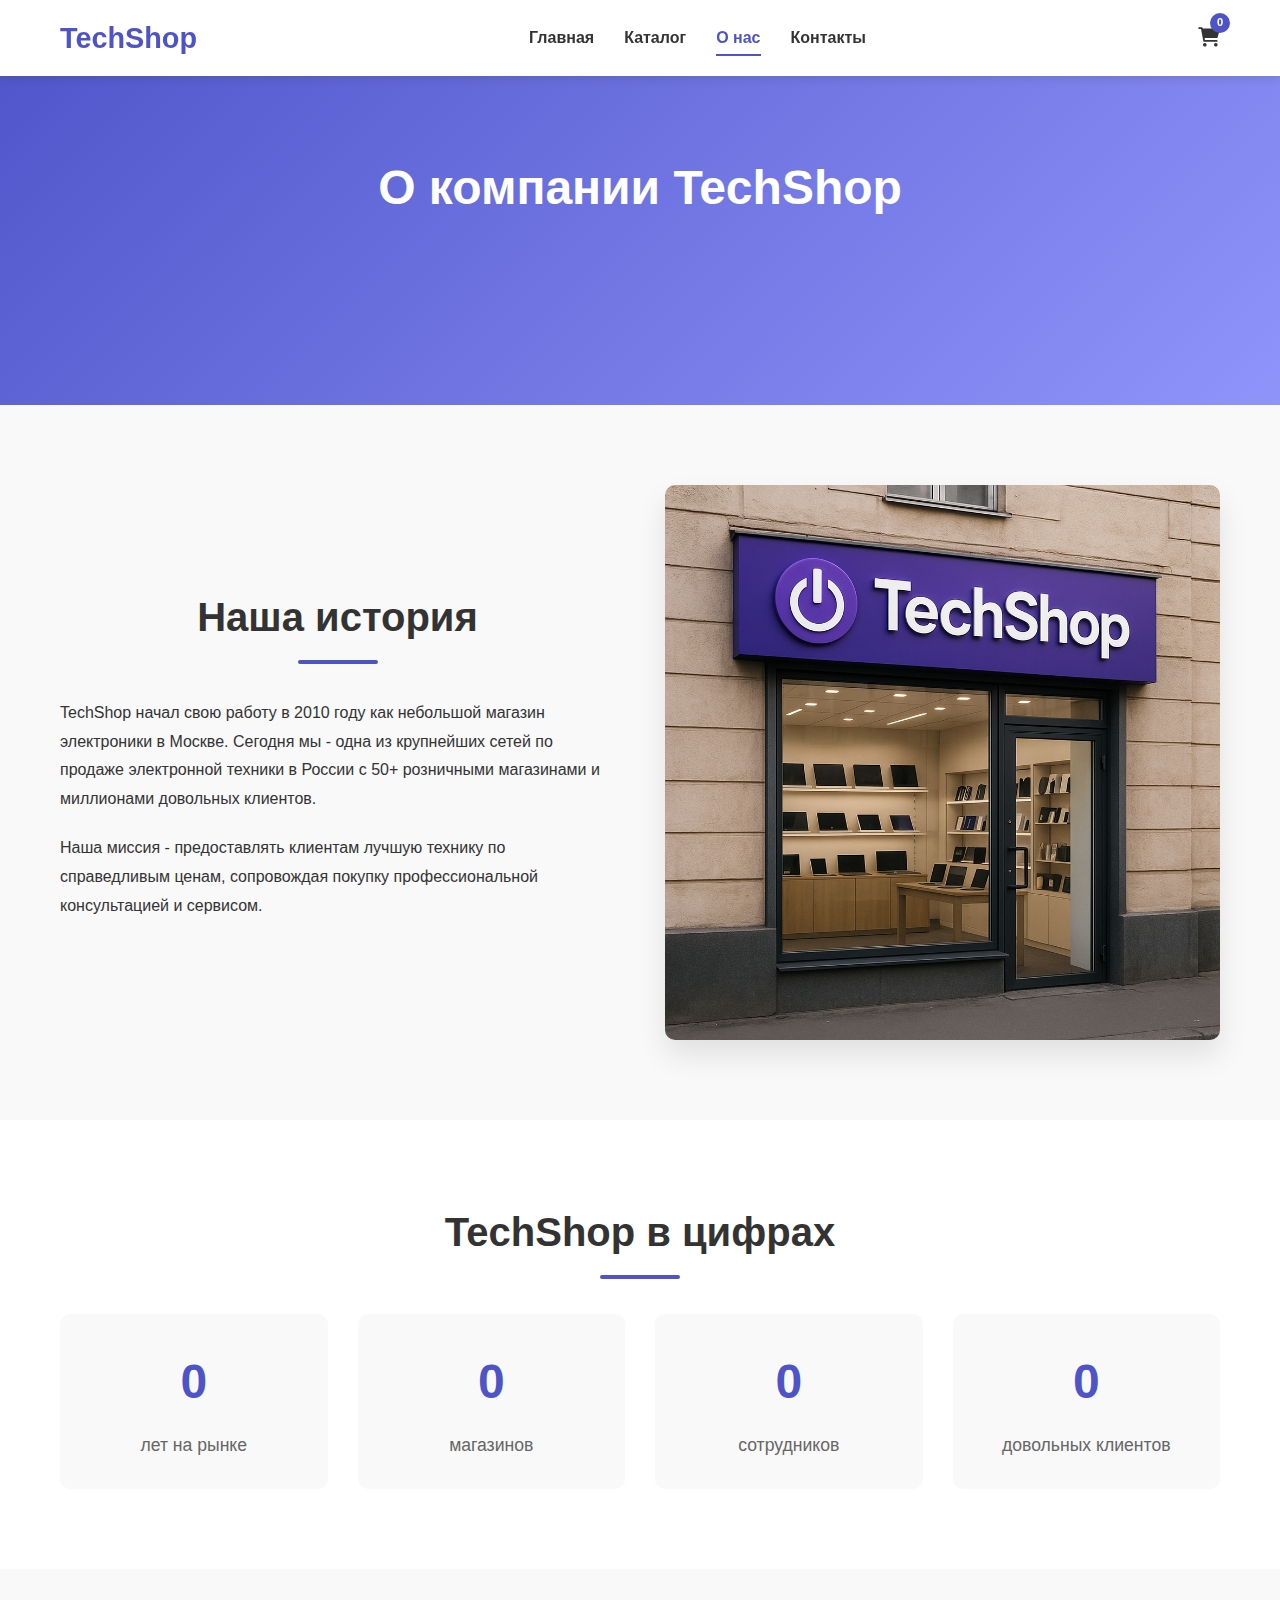
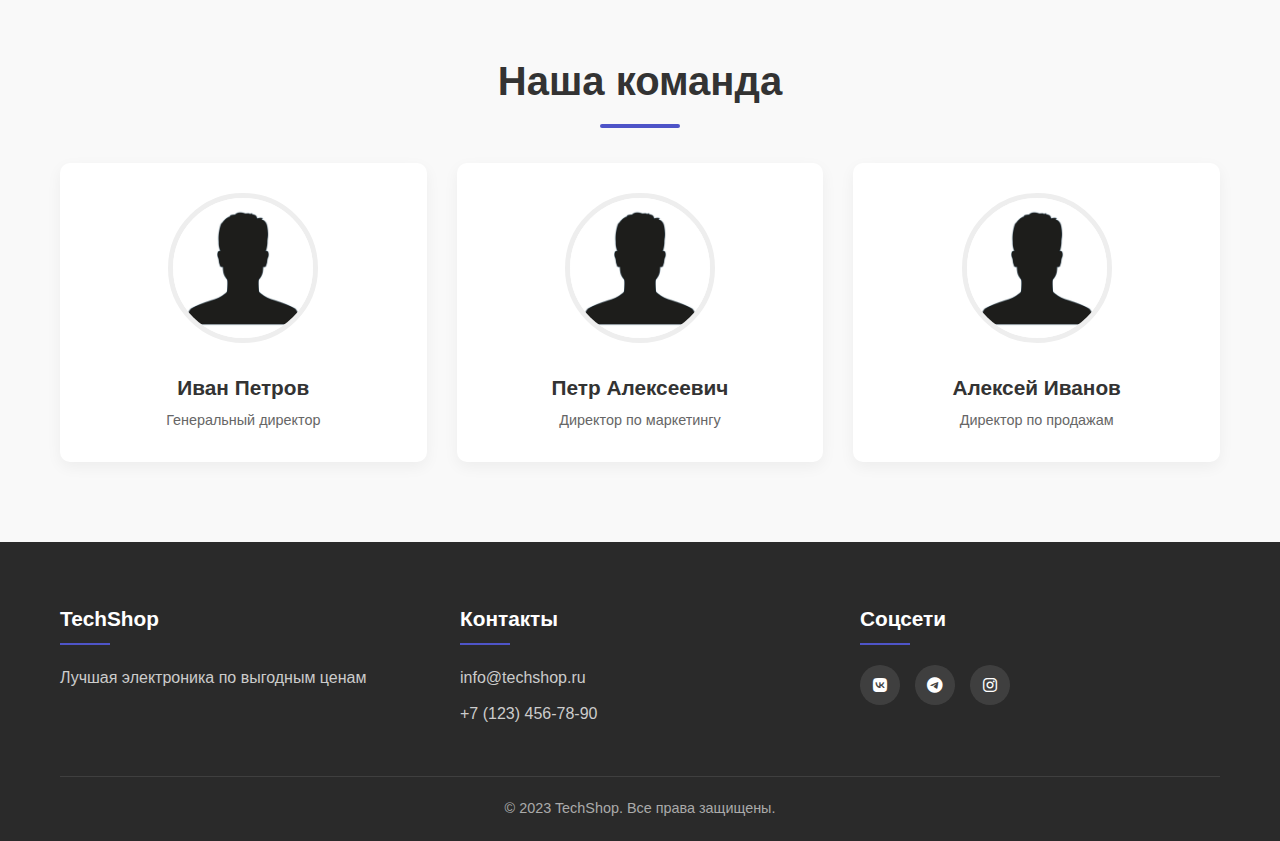
<file: about.html>
<!DOCTYPE html>
<html lang="ru">
<head>
    <meta charset="UTF-8">
    <meta name="viewport" content="width=device-width, initial-scale=1.0">
    <title>О компании | TechShop</title>
    <link rel="stylesheet" href="css/style.css">
    <link rel="stylesheet" href="css/about.css">
    <link rel="stylesheet" href="https://cdnjs.cloudflare.com/ajax/libs/font-awesome/6.0.0-beta3/css/all.min.css">
</head>
<body>
    <header class="header">
        <div class="container">
            <div class="header__inner">
                <div class="logo">TechShop</div>
                <nav class="nav">
                    <a href="index.html" class="nav__link">Главная</a>
                    <a href="catalog.html" class="nav__link">Каталог</a>
                    <a href="about.html" class="nav__link active">О нас</a>
                    <a href="contacts.html" class="nav__link">Контакты</a>
                </nav>
                <div class="header__right">
                    <a href="#" class="cart"><i class="fas fa-shopping-cart"></i> <span class="cart-count">0</span></a>
                    <div class="burger" id="burger">
                        <span></span>
                        <span></span>
                        <span></span>
                    </div>
                </div>
            </div>
        </div>
    </header>

    <section class="about-hero">
        <div class="container">
            <h1 class="about-hero__title">О компании TechShop</h1>
            <p class="about-hero__subtitle">Мы делаем технологии доступными с 2010 года</p>
        </div>
    </section>

    <section class="about-info">
        <div class="container">
            <div class="about-info__grid">
                <div class="about-info__content">
                    <h2 class="section-title">Наша история</h2>
                    <p class="about-info__text">TechShop начал свою работу в 2010 году как небольшой магазин электроники в Москве. Сегодня мы - одна из крупнейших сетей по продаже электронной техники в России с 50+ розничными магазинами и миллионами довольных клиентов.</p>
                    <p class="about-info__text">Наша миссия - предоставлять клиентам лучшую технику по справедливым ценам, сопровождая покупку профессиональной консультацией и сервисом.</p>
                </div>
                <div class="about-info__image">
                    <img src="images/store.png" alt="Наш магазин">
                </div>
            </div>
        </div>
    </section>

    <section class="about-numbers">
        <div class="container">
            <h2 class="section-title">TechShop в цифрах</h2>
            <div class="about-numbers__grid">
                <div class="number-card">
                    <div class="number-card__value" data-count="12">0</div>
                    <div class="number-card__label">лет на рынке</div>
                </div>
                <div class="number-card">
                    <div class="number-card__value" data-count="50">0</div>
                    <div class="number-card__label">магазинов</div>
                </div>
                <div class="number-card">
                    <div class="number-card__value" data-count="250">0</div>
                    <div class="number-card__label">сотрудников</div>
                </div>
                <div class="number-card">
                    <div class="number-card__value" data-count="1000000">0</div>
                    <div class="number-card__label">довольных клиентов</div>
                </div>
            </div>
        </div>
    </section>

    <section class="team">
        <div class="container">
            <h2 class="section-title">Наша команда</h2>
            <div class="team__grid">
                <div class="team-card">
                    <img src="images/man.jpg" alt="Директор" class="team-card__image">
                    <h3 class="team-card__name">Иван Петров</h3>
                    <p class="team-card__position">Генеральный директор</p>
                </div>
                <div class="team-card">
                    <img src="images/man.jpg" alt="Маркетинг" class="team-card__image">
                    <h3 class="team-card__name">Петр Алексеевич</h3>
                    <p class="team-card__position">Директор по маркетингу</p>
                </div>
                <div class="team-card">
                    <img src="images/man.jpg" alt="Продажи" class="team-card__image">
                    <h3 class="team-card__name">Алексей Иванов</h3>
                    <p class="team-card__position">Директор по продажам</p>
                </div>
            </div>
        </div>
    </section>

    <footer class="footer">
        <div class="container">
            <div class="footer__grid">
                <div class="footer__col">
                    <h3 class="footer__title">TechShop</h3>
                    <p class="footer__text">Лучшая электроника по выгодным ценам</p>
                </div>
                <div class="footer__col">
                    <h3 class="footer__title">Контакты</h3>
                    <p class="footer__text">info@techshop.ru</p>
                    <p class="footer__text">+7 (123) 456-78-90</p>
                </div>
                <div class="footer__col">
                    <h3 class="footer__title">Соцсети</h3>
                    <div class="social">
                        <a href="#" class="social__link"><i class="fab fa-vk"></i></a>
                        <a href="#" class="social__link"><i class="fab fa-telegram"></i></a>
                        <a href="#" class="social__link"><i class="fab fa-instagram"></i></a>
                    </div>
                </div>
            </div>
            <div class="footer__bottom">
                <p class="footer__copy">© 2023 TechShop. Все права защищены.</p>
            </div>
        </div>
    </footer>

    <script src="js/about.js"></script>
</body>
</html>
</file>
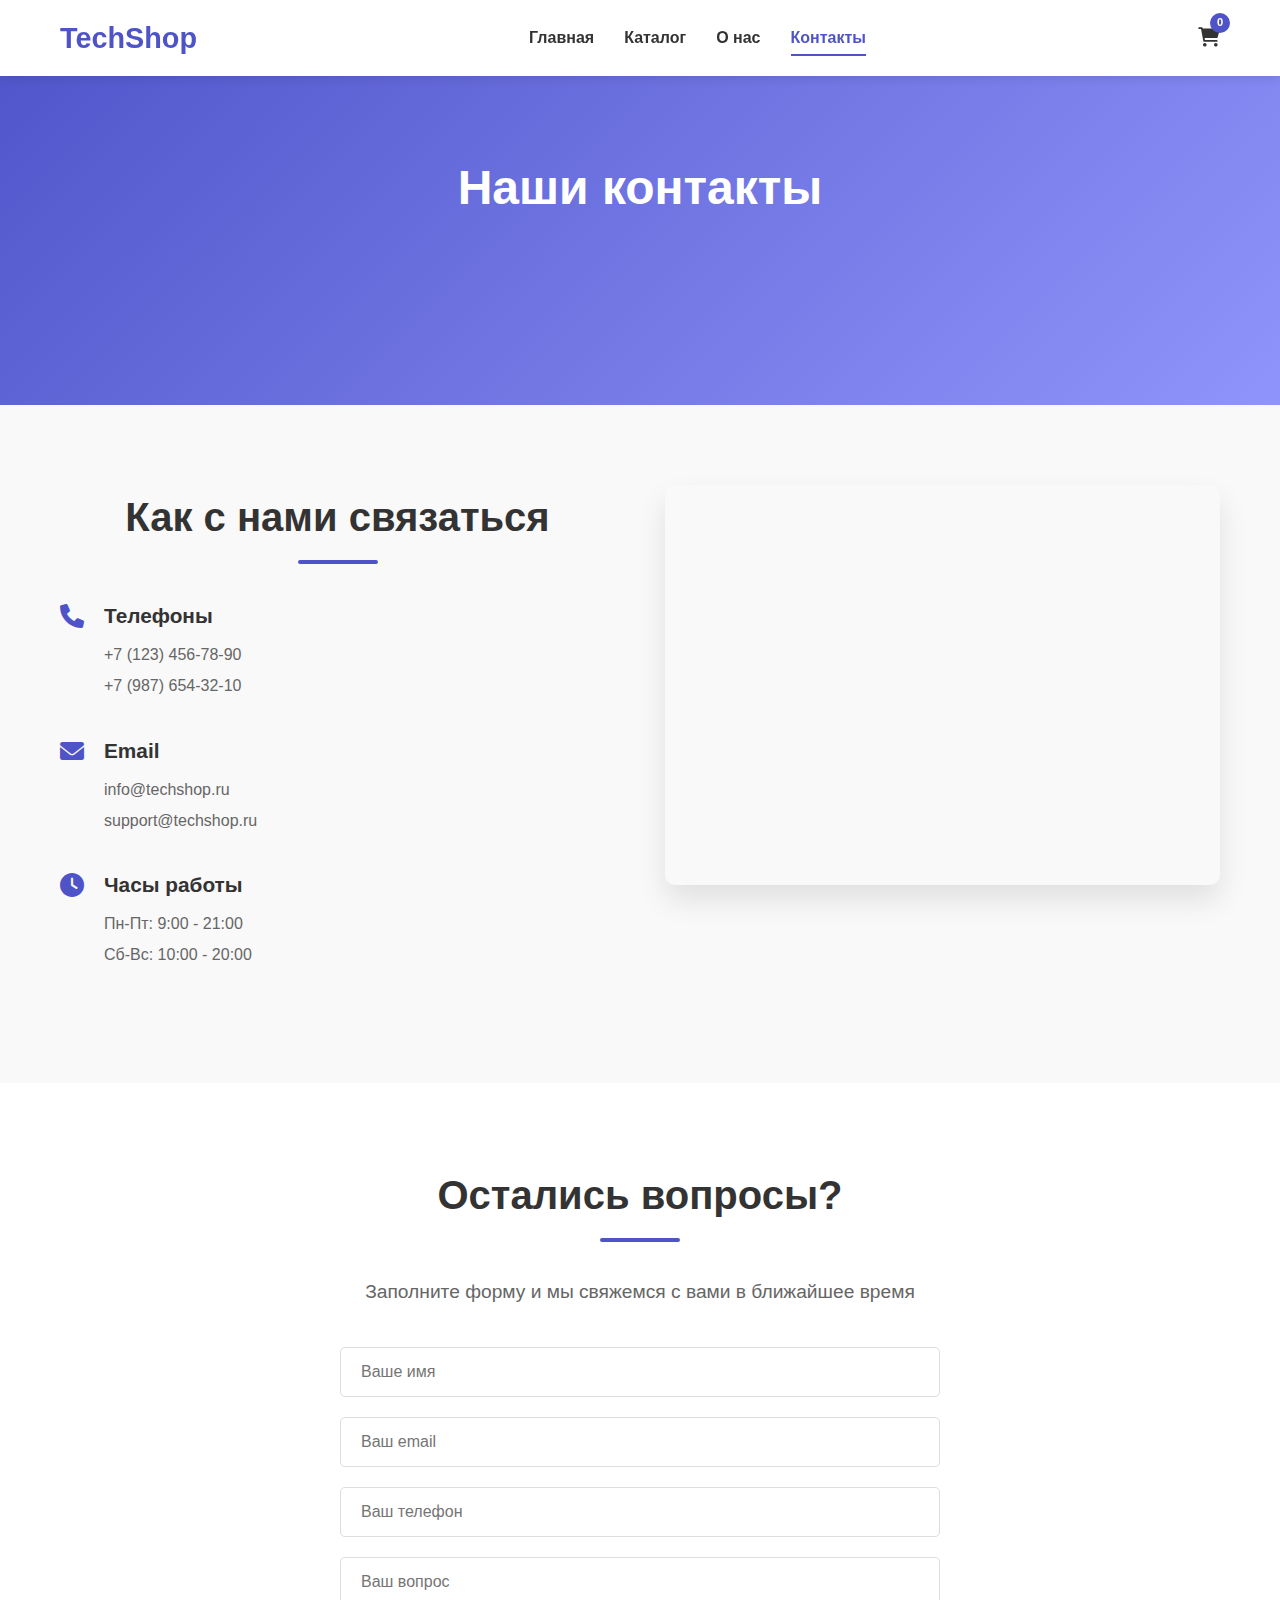
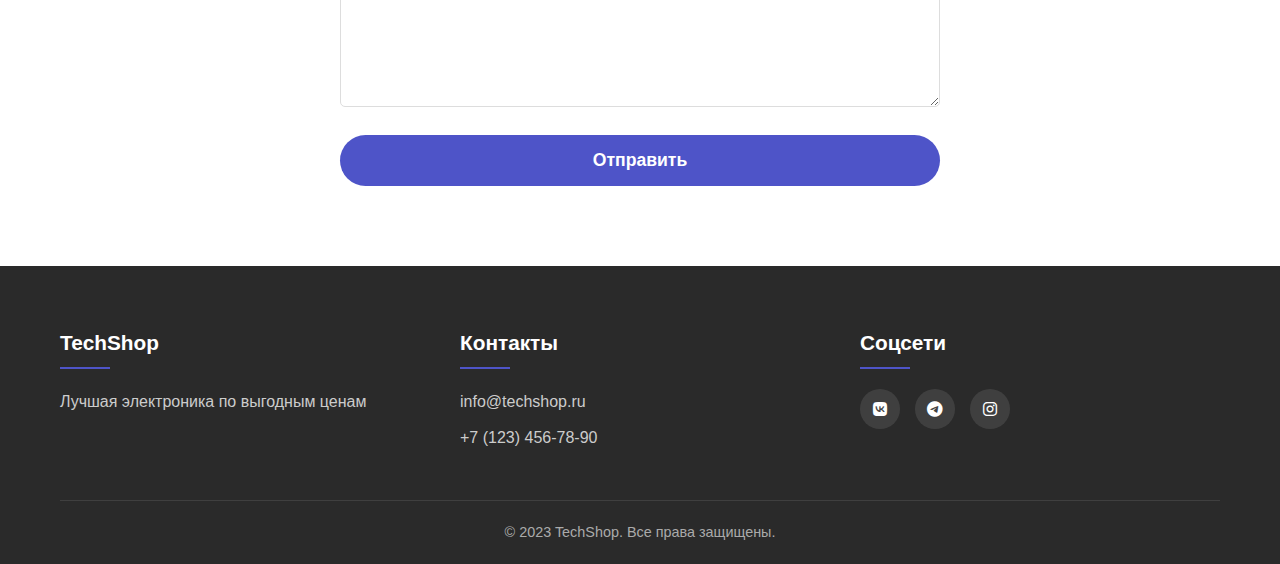
<file: contacts.html>
<!DOCTYPE html>
<html lang="ru">
<head>
    <meta charset="UTF-8">
    <meta name="viewport" content="width=device-width, initial-scale=1.0">
    <title>Контакты | TechShop</title>
    <link rel="stylesheet" href="css/style.css">
    <link rel="stylesheet" href="css/contacts.css">
    <link rel="stylesheet" href="https://cdnjs.cloudflare.com/ajax/libs/font-awesome/6.0.0-beta3/css/all.min.css">
</head>
<body>
    <header class="header">
        <div class="container">
            <div class="header__inner">
                <div class="logo">TechShop</div>
                <nav class="nav">
                    <a href="index.html" class="nav__link">Главная</a>
                    <a href="catalog.html" class="nav__link">Каталог</a>
                    <a href="about.html" class="nav__link">О нас</a>
                    <a href="contacts.html" class="nav__link active">Контакты</a>
                </nav>
                <div class="header__right">
                    <a href="#" class="cart"><i class="fas fa-shopping-cart"></i> <span class="cart-count">0</span></a>
                    <div class="burger" id="burger">
                        <span></span>
                        <span></span>
                        <span></span>
                    </div>
                </div>
            </div>
        </div>
    </header>

    <section class="contacts-hero">
        <div class="container">
            <h1 class="contacts-hero__title">Наши контакты</h1>
            <p class="contacts-hero__subtitle">Мы всегда рады помочь и ответить на ваши вопросы</p>
        </div>
    </section>

    <section class="contacts-info">
        <div class="container">
            <div class="contacts-info__grid">
                <div class="contacts-info__content">
                    <h2 class="section-title">Как с нами связаться</h2>
                    
                    <div class="contact-card">
                        <i class="fas fa-phone contact-card__icon"></i>
                        <div class="contact-card__content">
                            <h3 class="contact-card__title">Телефоны</h3>
                            <p class="contact-card__text">+7 (123) 456-78-90</p>
                            <p class="contact-card__text">+7 (987) 654-32-10</p>
                        </div>
                    </div>
                    
                    <div class="contact-card">
                        <i class="fas fa-envelope contact-card__icon"></i>
                        <div class="contact-card__content">
                            <h3 class="contact-card__title">Email</h3>
                            <p class="contact-card__text">info@techshop.ru</p>
                            <p class="contact-card__text">support@techshop.ru</p>
                        </div>
                    </div>
                    
                    <div class="contact-card">
                        <i class="fas fa-clock contact-card__icon"></i>
                        <div class="contact-card__content">
                            <h3 class="contact-card__title">Часы работы</h3>
                            <p class="contact-card__text">Пн-Пт: 9:00 - 21:00</p>
                            <p class="contact-card__text">Сб-Вс: 10:00 - 20:00</p>
                        </div>
                    </div>
                </div>
                
                <div class="contacts-info__map">
                    <iframe src="https://www.google.com/maps/embed?pb=!1m18!1m12!1m3!1d2245.373789135737!2d37.61842331593139!3d55.75370398055298!2m3!1f0!2f0!3f0!3m2!1i1024!2i768!4f13.1!3m3!1m2!1s0x46b54a5a738fa419%3A0x7c347d506f52311f!2z0JrRgNCw0YHQvdCw0Y8g0J_RgNC10YHQvdC40LbQsNGA0LjRjw!5e0!3m2!1sru!2sru!4v1620000000000!5m2!1sru!2sru" width="100%" height="100%" style="border:0;" allowfullscreen="" loading="lazy"></iframe>
                </div>
            </div>
        </div>
    </section>

    <section class="contact-form">
        <div class="container">
            <h2 class="section-title">Остались вопросы?</h2>
            <p class="contact-form__subtitle">Заполните форму и мы свяжемся с вами в ближайшее время</p>
            
            <form class="form">
                <div class="form__group">
                    <input type="text" class="form__input" placeholder="Ваше имя" required>
                </div>
                <div class="form__group">
                    <input type="email" class="form__input" placeholder="Ваш email" required>
                </div>
                <div class="form__group">
                    <input type="tel" class="form__input" placeholder="Ваш телефон">
                </div>
                <div class="form__group">
                    <textarea class="form__textarea" placeholder="Ваш вопрос" required></textarea>
                </div>
                <button type="submit" class="btn btn--form">Отправить</button>
            </form>
        </div>
    </section>

    <footer class="footer">
        <div class="container">
            <div class="footer__grid">
                <div class="footer__col">
                    <h3 class="footer__title">TechShop</h3>
                    <p class="footer__text">Лучшая электроника по выгодным ценам</p>
                </div>
                <div class="footer__col">
                    <h3 class="footer__title">Контакты</h3>
                    <p class="footer__text">info@techshop.ru</p>
                    <p class="footer__text">+7 (123) 456-78-90</p>
                </div>
                <div class="footer__col">
                    <h3 class="footer__title">Соцсети</h3>
                    <div class="social">
                        <a href="#" class="social__link"><i class="fab fa-vk"></i></a>
                        <a href="#" class="social__link"><i class="fab fa-telegram"></i></a>
                        <a href="#" class="social__link"><i class="fab fa-instagram"></i></a>
                    </div>
                </div>
            </div>
            <div class="footer__bottom">
                <p class="footer__copy">© 2023 TechShop. Все права защищены.</p>
            </div>
        </div>
    </footer>

    <script src="js/contacts.js"></script>
</body>
</html>
</file>
<file: css/style.css>
:root {
    --primary: #4e54c8;
    --primary-dark: #3a3f9e;
    --secondary: #8f94fb;
    --text: #333;
    --text-light: #666;
    --light: #f9f9f9;
    --white: #fff;
    --gray: #eee;
    --dark-gray: #ddd;
}

* {
    margin: 0;
    padding: 0;
    box-sizing: border-box;
}

body {
    font-family: 'Segoe UI', Tahoma, Geneva, Verdana, sans-serif;
    color: var(--text);
    line-height: 1.6;
    background-color: var(--light);
}

.container {
    width: 100%;
    max-width: 1200px;
    margin: 0 auto;
    padding: 0 20px;
}

a {
    text-decoration: none;
    color: inherit;
}

.btn {
    display: inline-block;
    padding: 12px 30px;
    background-color: var(--primary);
    color: var(--white);
    border-radius: 30px;
    font-weight: 600;
    transition: all 0.3s ease;
    border: none;
    cursor: pointer;
}

.btn:hover {
    background-color: var(--primary-dark);
    transform: translateY(-2px);
    box-shadow: 0 5px 15px rgba(0, 0, 0, 0.1);
}

.section-title {
    font-size: 2.5rem;
    margin-bottom: 50px;
    text-align: center;
    position: relative;
}

.section-title::after {
    content: '';
    position: absolute;
    bottom: -15px;
    left: 50%;
    transform: translateX(-50%);
    width: 80px;
    height: 4px;
    background-color: var(--primary);
    border-radius: 2px;
}

/* Шапка */
.header {
    background-color: var(--white);
    box-shadow: 0 2px 10px rgba(0, 0, 0, 0.1);
    position: fixed;
    width: 100%;
    top: 0;
    left: 0;
    z-index: 1000;
    padding: 15px 0;
}

.header__inner {
    display: flex;
    justify-content: space-between;
    align-items: center;
}

.logo {
    font-size: 1.8rem;
    font-weight: 700;
    color: var(--primary);
}

.nav {
    display: flex;
    gap: 30px;
}

.nav__link {
    font-weight: 600;
    transition: color 0.3s ease;
    position: relative;
}

.nav__link:hover {
    color: var(--primary);
}

.nav__link.active {
    color: var(--primary);
}

.nav__link.active::after {
    content: '';
    position: absolute;
    bottom: -5px;
    left: 0;
    width: 100%;
    height: 2px;
    background-color: var(--primary);
}

.header__right {
    display: flex;
    align-items: center;
    gap: 20px;
}

.cart {
    font-size: 1.2rem;
    position: relative;
}

.cart-count {
    position: absolute;
    top: -10px;
    right: -10px;
    background-color: var(--primary);
    color: var(--white);
    border-radius: 50%;
    width: 20px;
    height: 20px;
    display: flex;
    align-items: center;
    justify-content: center;
    font-size: 0.7rem;
    font-weight: 600;
}

.burger {
    display: none;
    flex-direction: column;
    justify-content: space-between;
    width: 25px;
    height: 18px;
    cursor: pointer;
}

.burger span {
    display: block;
    width: 100%;
    height: 2px;
    background-color: var(--text);
    transition: all 0.3s ease;
}

/* Герой секция */
.hero {
    background: linear-gradient(135deg, var(--primary), var(--secondary));
    color: var(--white);
    padding: 180px 0 100px;
    text-align: center;
    position: relative;
    overflow: hidden;
}

.hero::before {
    content: '';
    position: absolute;
    top: 0;
    left: 0;
    width: 100%;
    height: 100%;
    background: url('https://via.placeholder.com/1920x1080?text=Tech') no-repeat center/cover;
    opacity: 0.1;
    z-index: 0;
}

.hero .container {
    position: relative;
    z-index: 1;
}

.hero__title {
    font-size: 3.5rem;
    margin-bottom: 20px;
    animation: fadeInUp 1s ease;
}

.hero__subtitle {
    font-size: 1.5rem;
    margin-bottom: 40px;
    animation: fadeInUp 1s ease 0.3s forwards;
    opacity: 0;
}

.hero .btn {
    animation: fadeInUp 1s ease 0.6s forwards;
    opacity: 0;
}

/* Категории */
.categories {
    padding: 100px 0;
}

.categories__grid {
    display: grid;
    grid-template-columns: repeat(auto-fill, minmax(250px, 1fr));
    gap: 30px;
}

.category-card {
    background-color: var(--white);
    border-radius: 10px;
    overflow: hidden;
    box-shadow: 0 5px 15px rgba(0, 0, 0, 0.1);
    transition: all 0.3s ease;
    cursor: pointer;
}

.category-card:hover {
    transform: translateY(-10px);
    box-shadow: 0 15px 30px rgba(0, 0, 0, 0.15);
}

.category-card__img {
    width: 100%;
    height: 200px;
    object-fit: cover;
}

.category-card__title {
    padding: 20px;
    text-align: center;
    font-size: 1.2rem;
}

/* Популярные товары */
.featured {
    padding: 100px 0;
    background-color: var(--white);
}

.featured__slider {
    display: flex;
    gap: 30px;
    overflow-x: auto;
    padding: 20px 0;
    scroll-snap-type: x mandatory;
}

.featured__slider::-webkit-scrollbar {
    height: 8px;
}

.featured__slider::-webkit-scrollbar-track {
    background: var(--gray);
    border-radius: 10px;
}

.featured__slider::-webkit-scrollbar-thumb {
    background: var(--primary);
    border-radius: 10px;
}

.product-card {
    flex: 0 0 300px;
    background-color: var(--light);
    border-radius: 10px;
    overflow: hidden;
    box-shadow: 0 5px 15px rgba(0, 0, 0, 0.05);
    transition: all 0.3s ease;
    scroll-snap-align: start;
}

.product-card:hover {
    transform: translateY(-5px);
    box-shadow: 0 10px 25px rgba(0, 0, 0, 0.1);
}

.product-card__img {
    width: 100%;
    height: 200px;
    object-fit: contain;
    background-color: var(--white);
    padding: 20px;
}

.product-card__content {
    padding: 20px;
}

.product-card__title {
    font-size: 1.1rem;
    margin-bottom: 10px;
}

.product-card__brand {
    color: var(--text-light);
    font-size: 0.9rem;
    margin-bottom: 10px;
}

.product-card__price {
    font-size: 1.3rem;
    font-weight: 700;
    color: var(--primary);
    margin-bottom: 15px;
}

.product-card__btn {
    width: 100%;
    padding: 10px;
    background-color: var(--primary);
    color: var(--white);
    border: none;
    border-radius: 5px;
    cursor: pointer;
    transition: all 0.3s ease;
}

.product-card__btn:hover {
    background-color: var(--primary-dark);
}

/* Преимущества */
.advantages {
    padding: 100px 0;
}

.advantages__grid {
    display: grid;
    grid-template-columns: repeat(auto-fit, minmax(300px, 1fr));
    gap: 30px;
}

.advantage-card {
    text-align: center;
    padding: 40px 20px;
    background-color: var(--white);
    border-radius: 10px;
    box-shadow: 0 5px 15px rgba(0, 0, 0, 0.05);
    transition: all 0.3s ease;
}

.advantage-card:hover {
    transform: translateY(-5px);
    box-shadow: 0 10px 25px rgba(0, 0, 0, 0.1);
}

.advantage-card__icon {
    font-size: 3rem;
    color: var(--primary);
    margin-bottom: 20px;
}

.advantage-card__title {
    font-size: 1.3rem;
    margin-bottom: 15px;
}

.advantage-card__text {
    color: var(--text-light);
}

/* Подвал */
.footer {
    background-color: #2a2a2a;
    color: var(--white);
    padding: 60px 0 0;
}

.footer__grid {
    display: grid;
    grid-template-columns: repeat(auto-fit, minmax(250px, 1fr));
    gap: 40px;
    margin-bottom: 40px;
}

.footer__title {
    font-size: 1.3rem;
    margin-bottom: 20px;
    position: relative;
    padding-bottom: 10px;
}

.footer__title::after {
    content: '';
    position: absolute;
    bottom: 0;
    left: 0;
    width: 50px;
    height: 2px;
    background-color: var(--primary);
}

.footer__text {
    margin-bottom: 10px;
    color: #ccc;
}

.social {
    display: flex;
    gap: 15px;
}

.social__link {
    display: flex;
    align-items: center;
    justify-content: center;
    width: 40px;
    height: 40px;
    background-color: rgba(255, 255, 255, 0.1);
    border-radius: 50%;
    transition: all 0.3s ease;
}

.social__link:hover {
    background-color: var(--primary);
    transform: translateY(-3px);
}

.footer__bottom {
    border-top: 1px solid rgba(255, 255, 255, 0.1);
    padding: 20px 0;
    text-align: center;
}

.footer__copy {
    color: #aaa;
    font-size: 0.9rem;
}

/* Анимации */
@keyframes fadeInUp {
    from {
        opacity: 0;
        transform: translateY(20px);
    }
    to {
        opacity: 1;
        transform: translateY(0);
    }
}

/* Адаптив */
@media (max-width: 992px) {
    .nav {
        gap: 20px;
    }
    
    .hero__title {
        font-size: 2.8rem;
    }
    
    .hero__subtitle {
        font-size: 1.2rem;
    }
}

@media (max-width: 768px) {
    .nav {
        position: fixed;
        top: 70px;
        left: -100%;
        width: 80%;
        height: calc(100vh - 70px);
        background-color: var(--white);
        flex-direction: column;
        align-items: center;
        padding: 40px 0;
        transition: all 0.5s ease;
        box-shadow: 2px 0 10px rgba(0, 0, 0, 0.1);
    }
    
    .nav.active {
        left: 0;
    }
    
    .burger {
        display: flex;
    }
    
    .burger.active span:nth-child(1) {
        transform: rotate(45deg) translate(5px, 5px);
    }
    
    .burger.active span:nth-child(2) {
        opacity: 0;
    }
    
    .burger.active span:nth-child(3) {
        transform: rotate(-45deg) translate(6px, -6px);
    }
    
    .hero {
        padding: 150px 0 80px;
    }
    
    .hero__title {
        font-size: 2.2rem;
    }
    
    .hero__subtitle {
        font-size: 1rem;
    }
    
    .section-title {
        font-size: 2rem;
    }
}

@media (max-width: 576px) {
    .hero {
        padding: 120px 0 60px;
    }
    
    .hero__title {
        font-size: 1.8rem;
    }
    
    .btn {
        padding: 10px 25px;
    }
    
    .section-title {
        font-size: 1.6rem;
    }
}
</file>
<file: css/about.css>
.about-hero {
    background: linear-gradient(135deg, var(--primary), var(--secondary));
    color: var(--white);
    padding: 150px 0 80px;
    text-align: center;
    position: relative;
    overflow: hidden;
}

.about-hero::before {
    content: '';
    position: absolute;
    top: 0;
    left: 0;
    width: 100%;
    height: 100%;
    background: url('https://via.placeholder.com/1920x1080?text=Tech') no-repeat center/cover;
    opacity: 0.1;
    z-index: 0;
}

.about-hero .container {
    position: relative;
    z-index: 1;
}

.about-hero__title {
    font-size: 3rem;
    margin-bottom: 20px;
    animation: fadeInUp 1s ease;
}

.about-hero__subtitle {
    font-size: 1.5rem;
    margin-bottom: 40px;
    animation: fadeInUp 1s ease 0.3s forwards;
    opacity: 0;
}

.about-info {
    padding: 80px 0;
}

.about-info__grid {
    display: grid;
    grid-template-columns: 1fr 1fr;
    gap: 50px;
    align-items: center;
}

.about-info__content {
    animation: fadeInLeft 1s ease;
}

.about-info__text {
    margin-bottom: 20px;
    line-height: 1.8;
}

.about-info__image {
    border-radius: 10px;
    overflow: hidden;
    box-shadow: 0 15px 30px rgba(0, 0, 0, 0.1);
    animation: fadeInRight 1s ease;
}

.about-info__image img {
    width: 100%;
    height: auto;
    display: block;
}

.about-numbers {
    padding: 80px 0;
    background-color: var(--white);
}

.about-numbers__grid {
    display: grid;
    grid-template-columns: repeat(auto-fit, minmax(200px, 1fr));
    gap: 30px;
    text-align: center;
}

.number-card {
    padding: 30px 20px;
    background-color: var(--light);
    border-radius: 10px;
    transition: all 0.3s ease;
}

.number-card:hover {
    transform: translateY(-5px);
    box-shadow: 0 10px 25px rgba(0, 0, 0, 0.1);
}

.number-card__value {
    font-size: 3rem;
    font-weight: 700;
    color: var(--primary);
    margin-bottom: 10px;
}

.number-card__label {
    font-size: 1.1rem;
    color: var(--text-light);
}

.team {
    padding: 80px 0;
}

.team__grid {
    display: grid;
    grid-template-columns: repeat(auto-fit, minmax(300px, 1fr));
    gap: 30px;
}

.team-card {
    text-align: center;
    background-color: var(--white);
    border-radius: 10px;
    padding: 30px;
    box-shadow: 0 5px 15px rgba(0, 0, 0, 0.05);
    transition: all 0.3s ease;
}

.team-card:hover {
    transform: translateY(-5px);
    box-shadow: 0 10px 25px rgba(0, 0, 0, 0.1);
}

.team-card__image {
    width: 150px;
    height: 150px;
    border-radius: 50%;
    object-fit: cover;
    margin: 0 auto 20px;
    border: 5px solid var(--gray);
}

.team-card__name {
    font-size: 1.3rem;
    margin-bottom: 5px;
}

.team-card__position {
    color: var(--text-light);
    font-size: 0.9rem;
}

@keyframes fadeInLeft {
    from {
        opacity: 0;
        transform: translateX(-50px);
    }
    to {
        opacity: 1;
        transform: translateX(0);
    }
}

@keyframes fadeInRight {
    from {
        opacity: 0;
        transform: translateX(50px);
    }
    to {
        opacity: 1;
        transform: translateX(0);
    }
}

@media (max-width: 768px) {
    .about-info__grid {
        grid-template-columns: 1fr;
    }
    
    .about-hero__title {
        font-size: 2.2rem;
    }
    
    .about-hero__subtitle {
        font-size: 1.2rem;
    }
    
    .team__grid {
        grid-template-columns: 1fr;
    }
}
</file>
<file: css/contacts.css>
.contacts-hero {
    background: linear-gradient(135deg, var(--primary), var(--secondary));
    color: var(--white);
    padding: 150px 0 80px;
    text-align: center;
    position: relative;
    overflow: hidden;
}

.contacts-hero::before {
    content: '';
    position: absolute;
    top: 0;
    left: 0;
    width: 100%;
    height: 100%;
    background: url('https://via.placeholder.com/1920x1080?text=Tech') no-repeat center/cover;
    opacity: 0.1;
    z-index: 0;
}

.contacts-hero .container {
    position: relative;
    z-index: 1;
}

.contacts-hero__title {
    font-size: 3rem;
    margin-bottom: 20px;
    animation: fadeInUp 1s ease;
}

.contacts-hero__subtitle {
    font-size: 1.5rem;
    margin-bottom: 40px;
    animation: fadeInUp 1s ease 0.3s forwards;
    opacity: 0;
}

.contacts-info {
    padding: 80px 0;
}

.contacts-info__grid {
    display: grid;
    grid-template-columns: 1fr 1fr;
    gap: 50px;
}

.contact-card {
    display: flex;
    align-items: flex-start;
    margin-bottom: 30px;
    animation: fadeInLeft 1s ease;
}

.contact-card__icon {
    font-size: 1.5rem;
    color: var(--primary);
    margin-right: 20px;
    margin-top: 5px;
}

.contact-card__title {
    font-size: 1.3rem;
    margin-bottom: 10px;
}

.contact-card__text {
    margin-bottom: 5px;
    color: var(--text-light);
}

.contacts-info__map {
    height: 400px;
    border-radius: 10px;
    overflow: hidden;
    box-shadow: 0 15px 30px rgba(0, 0, 0, 0.1);
    animation: fadeInRight 1s ease;
}

.contact-form {
    padding: 80px 0;
    background-color: var(--white);
    text-align: center;
}

.contact-form__subtitle {
    font-size: 1.2rem;
    color: var(--text-light);
    margin-bottom: 40px;
    max-width: 600px;
    margin-left: auto;
    margin-right: auto;
}

.form {
    max-width: 600px;
    margin: 0 auto;
}

.form__group {
    margin-bottom: 20px;
}

.form__input, .form__textarea {
    width: 100%;
    padding: 15px 20px;
    border: 1px solid var(--dark-gray);
    border-radius: 5px;
    font-family: inherit;
    font-size: 1rem;
    transition: all 0.3s ease;
}

.form__input:focus, .form__textarea:focus {
    outline: none;
    border-color: var(--primary);
    box-shadow: 0 0 0 3px rgba(78, 84, 200, 0.2);
}

.form__textarea {
    min-height: 150px;
    resize: vertical;
}

.btn--form {
    width: 100%;
    padding: 15px;
    font-size: 1.1rem;
}

@media (max-width: 768px) {
    .contacts-info__grid {
        grid-template-columns: 1fr;
    }
    
    .contacts-hero__title {
        font-size: 2.2rem;
    }
    
    .contacts-hero__subtitle {
        font-size: 1.2rem;
    }
    
    .contacts-info__map {
        height: 300px;
    }
}
</file>
